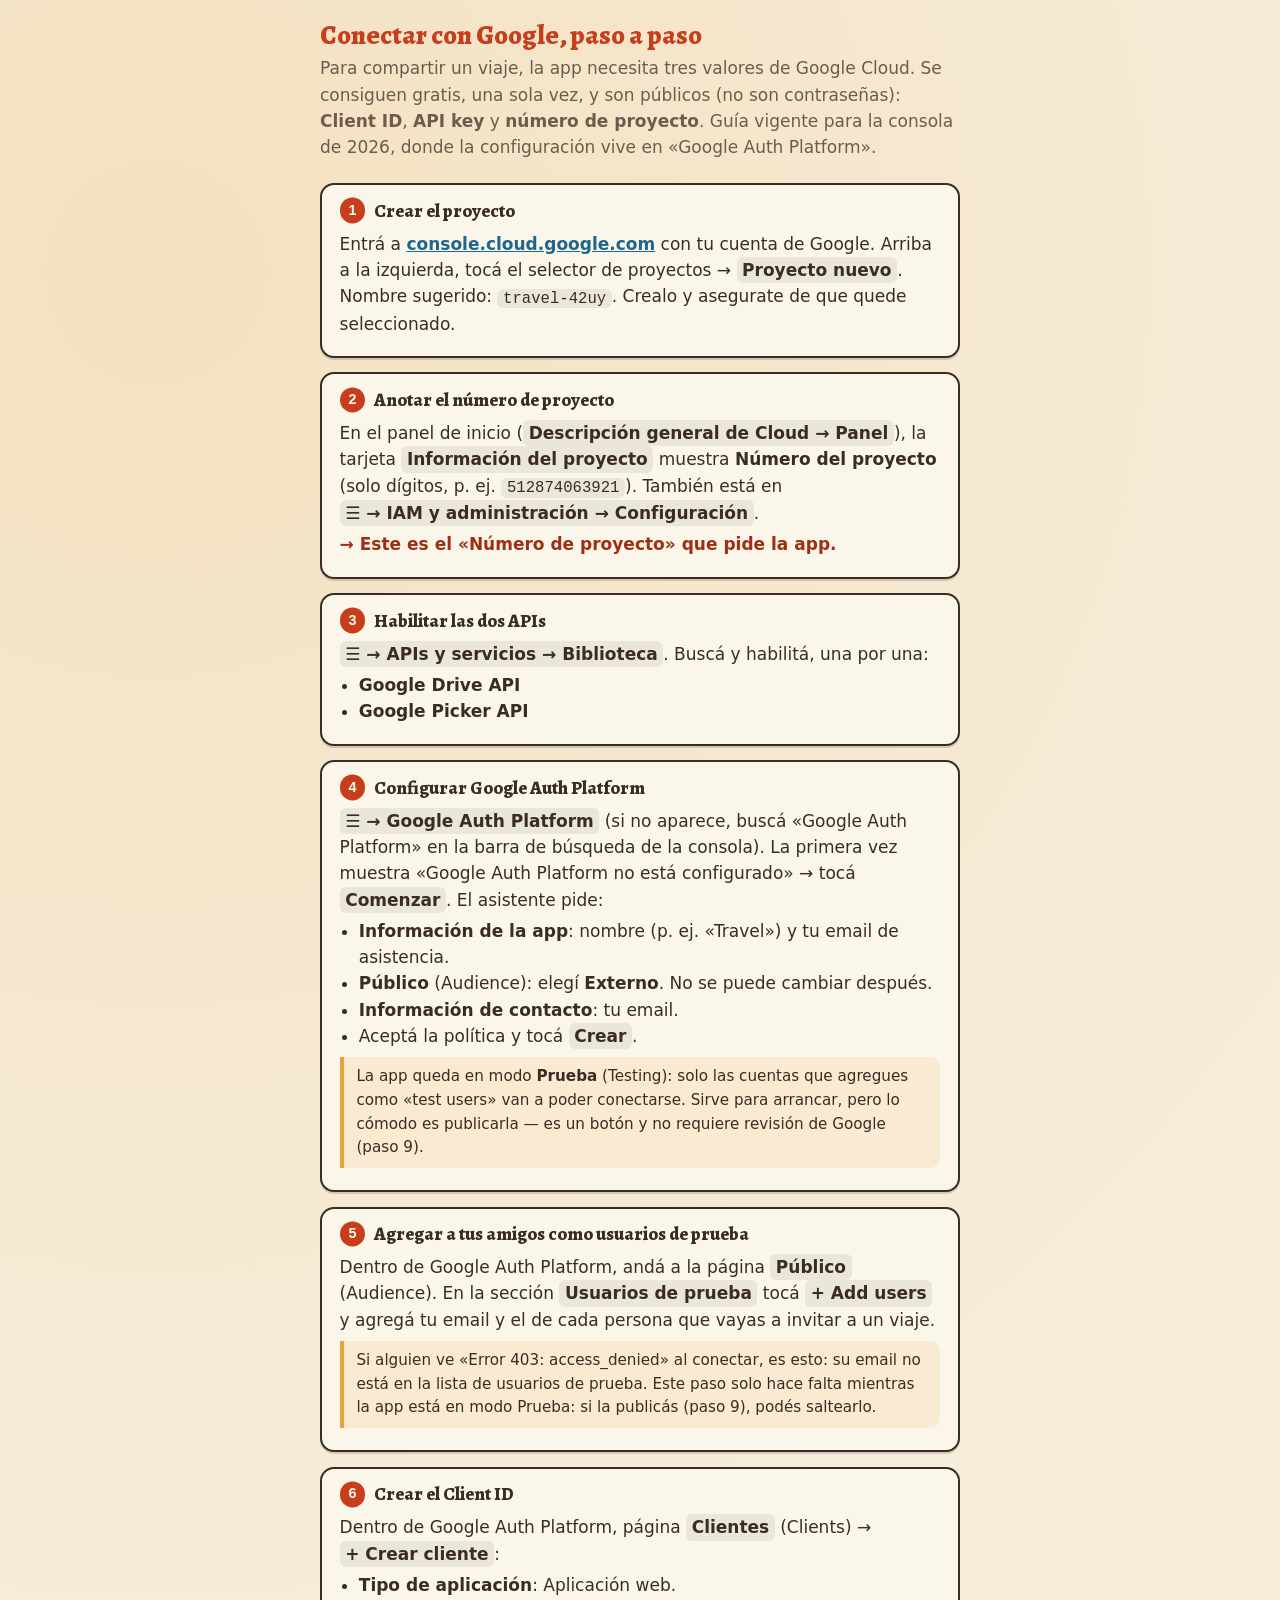
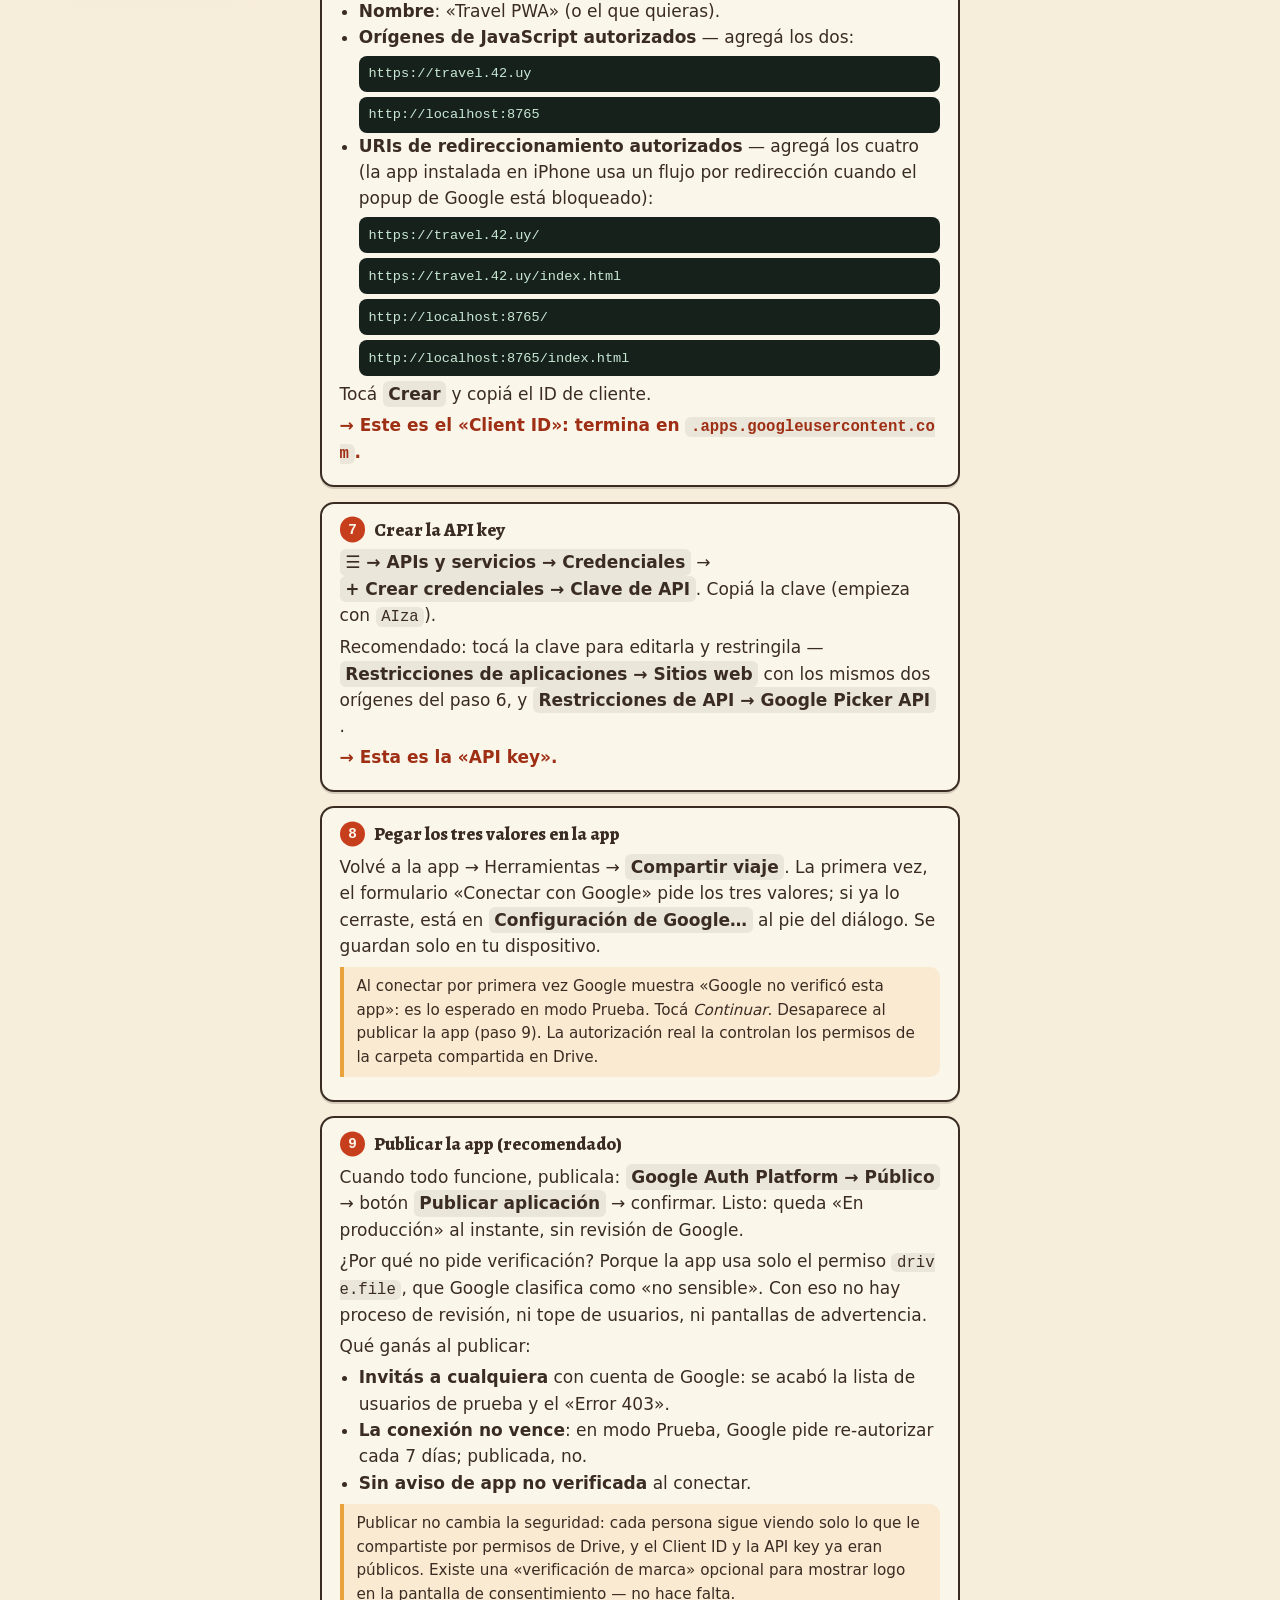
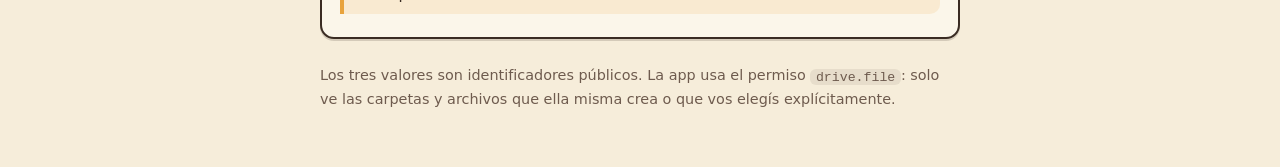
<file: setup-google.html>
<!doctype html>
<html lang="es">
<head>
  <meta charset="utf-8" />
  <meta name="viewport" content="width=device-width, initial-scale=1" />
  <title>Travel · Conectar con Google, paso a paso</title>
  <meta name="description" content="Guía para obtener el Client ID, la API key y el número de proyecto en Google Cloud Console." />
  <link rel="icon" type="image/svg+xml" href="./icon.svg" />
  <link rel="stylesheet" href="./fonts/fonts.css" />
  <style>
    :root {
      --paper: #F6EDDA;
      --cream: #FBF6EA;
      --ink: #3A2C23;
      --ink-soft: #6E5B4E;
      --terra: #C73E1D;
      --terra-dark: #9E2F14;
      --amber: #E8A33D;
      --sea: #20668C;
    }
    * { box-sizing: border-box; }
    body {
      margin: 0;
      background:
        radial-gradient(circle at 12% 8%, rgba(232, 163, 61, 0.16), transparent 42%),
        var(--paper);
      color: var(--ink);
      font-family: 'Alegreya Sans', system-ui, sans-serif;
      font-size: 1.0625rem;
      line-height: 1.55;
      padding: 1.2rem 1rem 4rem;
    }
    main { max-width: 640px; margin: 0 auto; }
    h1, h2 {
      font-family: 'Alegreya', Georgia, serif;
      font-weight: 800;
      line-height: 1.15;
      color: var(--terra);
      margin: 0;
    }
    h1 { font-size: 1.7rem; margin-bottom: 0.3rem; }
    .lead { color: var(--ink-soft); margin: 0.2rem 0 1.4rem; }
    a { color: var(--sea); font-weight: 700; }
    .step {
      background: var(--cream);
      border: 2px solid var(--ink);
      border-radius: 14px;
      box-shadow: 0 2px 0 rgba(58, 44, 35, 0.18);
      padding: 0.9rem 1.1rem;
      margin: 0 0 0.9rem;
    }
    .step h2 {
      font-size: 1.15rem;
      color: var(--ink);
      display: flex;
      align-items: baseline;
      gap: 0.55rem;
      margin-bottom: 0.35rem;
    }
    .step h2 .n {
      flex: none;
      font-family: 'Alegreya Sans', sans-serif;
      font-size: 0.9rem;
      background: var(--terra);
      color: var(--cream);
      border-radius: 999px;
      min-width: 1.6rem;
      height: 1.6rem;
      display: inline-flex;
      align-items: center;
      justify-content: center;
      transform: translateY(-0.1rem);
    }
    .step p, .step ul { margin: 0.3rem 0; }
    .step ul { padding-left: 1.2rem; }
    .path {
      display: inline-block;
      background: rgba(58, 44, 35, 0.08);
      border-radius: 6px;
      padding: 0 0.35rem;
      font-weight: 700;
      white-space: nowrap;
    }
    code {
      background: rgba(58, 44, 35, 0.08);
      border-radius: 6px;
      padding: 0.05rem 0.35rem;
      font-size: 0.92em;
      word-break: break-all;
    }
    .copy {
      display: block;
      margin-top: 0.35rem;
      background: #16211C;
      color: #C9E8D4;
      border-radius: 8px;
      padding: 0.45rem 0.6rem;
      font-family: ui-monospace, monospace;
      font-size: 0.85rem;
      word-break: break-all;
    }
    .note {
      border-left: 4px solid var(--amber);
      background: rgba(232, 163, 61, 0.14);
      border-radius: 0 10px 10px 0;
      padding: 0.5rem 0.8rem;
      margin: 0.5rem 0;
      font-size: 0.95rem;
    }
    .result { color: var(--terra-dark); font-weight: 700; }
    footer { color: var(--ink-soft); font-size: 0.9rem; margin-top: 1.6rem; }
  </style>
</head>
<body>
  <main>
    <h1>Conectar con Google, paso a paso</h1>
    <p class="lead">Para compartir un viaje, la app necesita tres valores de
    Google Cloud. Se consiguen gratis, una sola vez, y son públicos (no son
    contraseñas): <strong>Client ID</strong>, <strong>API key</strong> y
    <strong>número de proyecto</strong>. Guía vigente para la consola de
    2026, donde la configuración vive en «Google Auth Platform».</p>

    <section class="step">
      <h2><span class="n">1</span>Crear el proyecto</h2>
      <p>Entrá a <a href="https://console.cloud.google.com" target="_blank" rel="noopener">console.cloud.google.com</a>
      con tu cuenta de Google. Arriba a la izquierda, tocá el selector de
      proyectos → <span class="path">Proyecto nuevo</span>. Nombre sugerido:
      <code>travel-42uy</code>. Crealo y asegurate de que quede seleccionado.</p>
    </section>

    <section class="step">
      <h2><span class="n">2</span>Anotar el número de proyecto</h2>
      <p>En el panel de inicio (<span class="path">Descripción general de Cloud → Panel</span>),
      la tarjeta <span class="path">Información del proyecto</span> muestra
      <strong>Número del proyecto</strong> (solo dígitos, p. ej.
      <code>512874063921</code>). También está en
      <span class="path">☰ → IAM y administración → Configuración</span>.</p>
      <p class="result">→ Este es el «Número de proyecto» que pide la app.</p>
    </section>

    <section class="step">
      <h2><span class="n">3</span>Habilitar las dos APIs</h2>
      <p><span class="path">☰ → APIs y servicios → Biblioteca</span>. Buscá y
      habilitá, una por una:</p>
      <ul>
        <li><strong>Google Drive API</strong></li>
        <li><strong>Google Picker API</strong></li>
      </ul>
    </section>

    <section class="step">
      <h2><span class="n">4</span>Configurar Google Auth Platform</h2>
      <p><span class="path">☰ → Google Auth Platform</span> (si no aparece,
      buscá «Google Auth Platform» en la barra de búsqueda de la consola).
      La primera vez muestra «Google Auth Platform no está configurado» →
      tocá <span class="path">Comenzar</span>. El asistente pide:</p>
      <ul>
        <li><strong>Información de la app</strong>: nombre (p. ej. «Travel») y tu email de asistencia.</li>
        <li><strong>Público</strong> (Audience): elegí <strong>Externo</strong>. No se puede cambiar después.</li>
        <li><strong>Información de contacto</strong>: tu email.</li>
        <li>Aceptá la política y tocá <span class="path">Crear</span>.</li>
      </ul>
      <div class="note">La app queda en modo <strong>Prueba</strong> (Testing):
      solo las cuentas que agregues como «test users» van a poder conectarse.
      Sirve para arrancar, pero lo cómodo es publicarla — es un botón y no
      requiere revisión de Google (paso 9).</div>
    </section>

    <section class="step">
      <h2><span class="n">5</span>Agregar a tus amigos como usuarios de prueba</h2>
      <p>Dentro de Google Auth Platform, andá a la página
      <span class="path">Público</span> (Audience). En la sección
      <span class="path">Usuarios de prueba</span> tocá
      <span class="path">+ Add users</span> y agregá tu email y el de cada
      persona que vayas a invitar a un viaje.</p>
      <div class="note">Si alguien ve «Error 403: access_denied» al conectar,
      es esto: su email no está en la lista de usuarios de prueba.
      Este paso solo hace falta mientras la app está en modo Prueba: si la
      publicás (paso 9), podés saltearlo.</div>
    </section>

    <section class="step">
      <h2><span class="n">6</span>Crear el Client ID</h2>
      <p>Dentro de Google Auth Platform, página
      <span class="path">Clientes</span> (Clients) →
      <span class="path">+ Crear cliente</span>:</p>
      <ul>
        <li><strong>Tipo de aplicación</strong>: Aplicación web.</li>
        <li><strong>Nombre</strong>: «Travel PWA» (o el que quieras).</li>
        <li><strong>Orígenes de JavaScript autorizados</strong> — agregá los dos:
          <span class="copy">https://travel.42.uy</span>
          <span class="copy">http://localhost:8765</span>
        </li>
        <li><strong>URIs de redireccionamiento autorizados</strong> — agregá los cuatro
          (la app instalada en iPhone usa un flujo por redirección cuando el
          popup de Google está bloqueado):
          <span class="copy">https://travel.42.uy/</span>
          <span class="copy">https://travel.42.uy/index.html</span>
          <span class="copy">http://localhost:8765/</span>
          <span class="copy">http://localhost:8765/index.html</span>
        </li>
      </ul>
      <p>Tocá <span class="path">Crear</span> y copiá el ID de cliente.</p>
      <p class="result">→ Este es el «Client ID»: termina en
      <code>.apps.googleusercontent.com</code>.</p>
    </section>

    <section class="step">
      <h2><span class="n">7</span>Crear la API key</h2>
      <p><span class="path">☰ → APIs y servicios → Credenciales</span> →
      <span class="path">+ Crear credenciales → Clave de API</span>. Copiá la
      clave (empieza con <code>AIza</code>).</p>
      <p>Recomendado: tocá la clave para editarla y restringila —
      <span class="path">Restricciones de aplicaciones → Sitios web</span>
      con los mismos dos orígenes del paso 6, y
      <span class="path">Restricciones de API → Google Picker API</span>.</p>
      <p class="result">→ Esta es la «API key».</p>
    </section>

    <section class="step">
      <h2><span class="n">8</span>Pegar los tres valores en la app</h2>
      <p>Volvé a la app → Herramientas → <span class="path">Compartir viaje</span>.
      La primera vez, el formulario «Conectar con Google» pide los tres
      valores; si ya lo cerraste, está en
      <span class="path">Configuración de Google…</span> al pie del diálogo.
      Se guardan solo en tu dispositivo.</p>
      <div class="note">Al conectar por primera vez Google muestra
      «Google no verificó esta app»: es lo esperado en modo Prueba. Tocá
      <em>Continuar</em>. Desaparece al publicar la app (paso 9). La
      autorización real la controlan los permisos de la carpeta compartida
      en Drive.</div>
    </section>

    <section class="step">
      <h2><span class="n">9</span>Publicar la app (recomendado)</h2>
      <p>Cuando todo funcione, publicala: <span class="path">Google Auth
      Platform → Público</span> → botón
      <span class="path">Publicar aplicación</span> → confirmar. Listo: queda
      «En producción» al instante, sin revisión de Google.</p>
      <p>¿Por qué no pide verificación? Porque la app usa solo el permiso
      <code>drive.file</code>, que Google clasifica como «no sensible». Con
      eso no hay proceso de revisión, ni tope de usuarios, ni pantallas de
      advertencia.</p>
      <p>Qué ganás al publicar:</p>
      <ul>
        <li><strong>Invitás a cualquiera</strong> con cuenta de Google: se
        acabó la lista de usuarios de prueba y el «Error 403».</li>
        <li><strong>La conexión no vence</strong>: en modo Prueba, Google
        pide re-autorizar cada 7 días; publicada, no.</li>
        <li><strong>Sin aviso de app no verificada</strong> al conectar.</li>
      </ul>
      <div class="note">Publicar no cambia la seguridad: cada persona sigue
      viendo solo lo que le compartiste por permisos de Drive, y el Client ID
      y la API key ya eran públicos. Existe una «verificación de marca»
      opcional para mostrar logo en la pantalla de consentimiento — no hace
      falta.</div>
    </section>

    <footer>Los tres valores son identificadores públicos. La app usa el
    permiso <code>drive.file</code>: solo ve las carpetas y archivos que ella
    misma crea o que vos elegís explícitamente.</footer>
  </main>
</body>
</html>
</file>
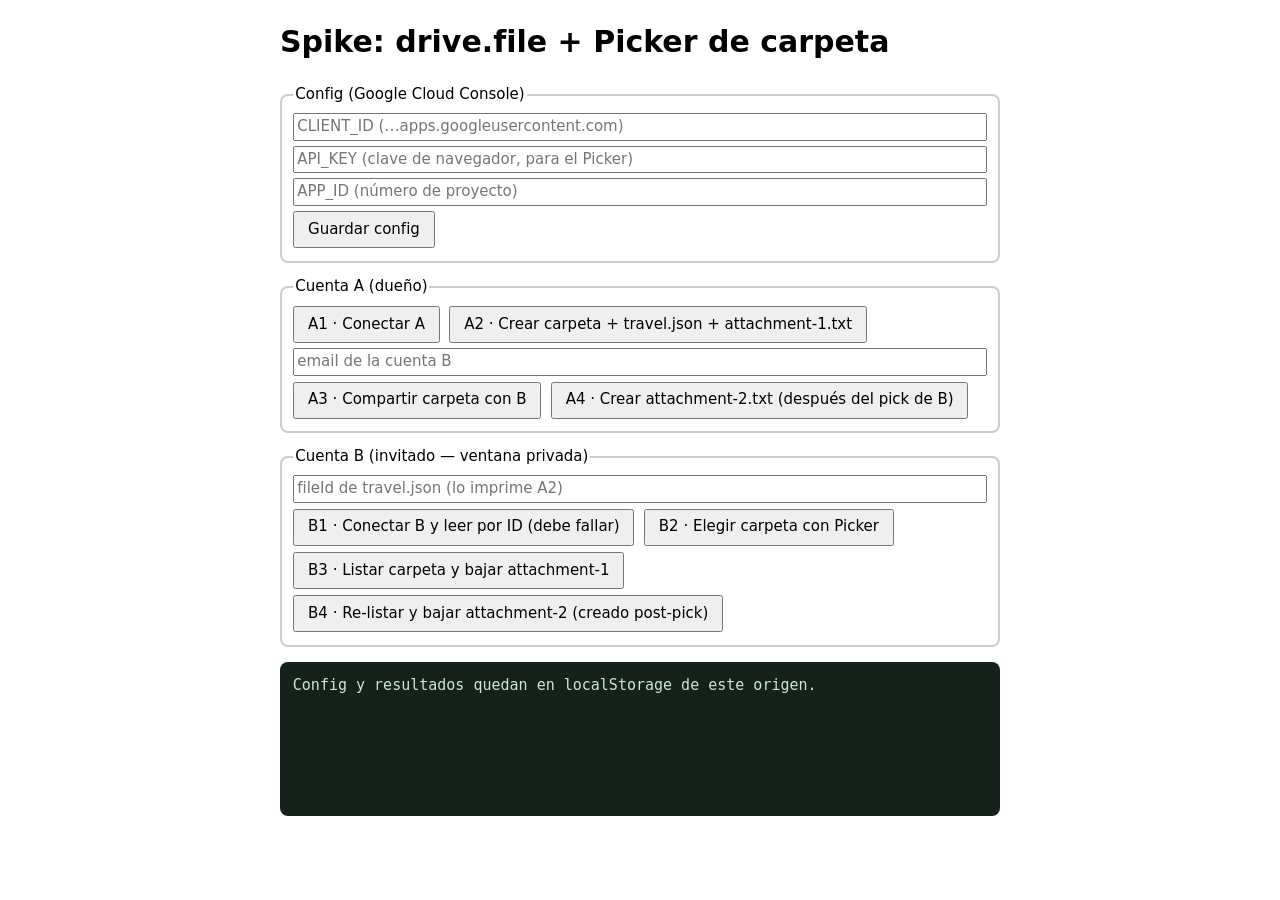
<file: spike.html>
<!doctype html>
<!-- Spike Step 0: ¿el permiso que otorga el Picker sobre una CARPETA
     (scope drive.file) cubre archivos creados DESPUÉS por otra cuenta?

     Uso (dos cuentas de Google, A = dueño, B = invitado):
       1. Servir:  python3 -m http.server 8765   →  http://localhost:8765/spike.html
          (el origen tiene que estar autorizado en el OAuth client)
       2. Pegar CLIENT_ID / API_KEY / APP_ID y tocar «Guardar config».
       3. Ventana normal, cuenta A: pasos A1–A3.
       4. Ventana privada u otro perfil, cuenta B: B1 (debe FALLAR 403/404),
          B2 (Picker), B3 (debe funcionar).
       5. De vuelta en A: A4 (crea attachment-2.txt, POSTERIOR al pick de B).
       6. En B: B4. Si B puede listar y bajar attachment-2.txt → SPIKE PASA
          → la Fase E (adjuntos) va como está planeada.
          Si falla → drive.file no propaga el grant de carpeta a hijos
          nuevos → decidir fallback antes de construir adjuntos.
     Esta página es una herramienta de desarrollo: no está en el shell del
     service worker y no se linkea desde la app. -->
<html lang="es">
<head>
  <meta charset="utf-8" />
  <meta name="viewport" content="width=device-width, initial-scale=1" />
  <title>Spike drive.file</title>
  <style>
    body { font: 15px/1.45 system-ui, sans-serif; margin: 1.2rem auto; max-width: 720px; padding: 0 1rem; }
    fieldset { margin: 0.8rem 0; border: 2px solid #ccc; border-radius: 8px; }
    button { font: inherit; margin: 0.2rem 0.3rem 0.2rem 0; padding: 0.35rem 0.8rem; }
    input { font: inherit; width: 100%; box-sizing: border-box; margin: 0.15rem 0; }
    pre { background: #16211c; color: #c9e8d4; padding: 0.8rem; border-radius: 8px; white-space: pre-wrap; word-break: break-all; min-height: 8rem; }
    .ok { color: #7ee2a8; } .err { color: #ff9d8f; }
  </style>
</head>
<body>
  <h1>Spike: drive.file + Picker de carpeta</h1>

  <fieldset>
    <legend>Config (Google Cloud Console)</legend>
    <input id="clientId" placeholder="CLIENT_ID (…apps.googleusercontent.com)" />
    <input id="apiKey" placeholder="API_KEY (clave de navegador, para el Picker)" />
    <input id="appId" placeholder="APP_ID (número de proyecto)" />
    <button id="save">Guardar config</button>
  </fieldset>

  <fieldset>
    <legend>Cuenta A (dueño)</legend>
    <button id="a1">A1 · Conectar A</button>
    <button id="a2">A2 · Crear carpeta + travel.json + attachment-1.txt</button>
    <input id="emailB" placeholder="email de la cuenta B" />
    <button id="a3">A3 · Compartir carpeta con B</button>
    <button id="a4">A4 · Crear attachment-2.txt (después del pick de B)</button>
  </fieldset>

  <fieldset>
    <legend>Cuenta B (invitado — ventana privada)</legend>
    <input id="fileIdB" placeholder="fileId de travel.json (lo imprime A2)" />
    <button id="b1">B1 · Conectar B y leer por ID (debe fallar)</button>
    <button id="b2">B2 · Elegir carpeta con Picker</button>
    <button id="b3">B3 · Listar carpeta y bajar attachment-1</button>
    <button id="b4">B4 · Re-listar y bajar attachment-2 (creado post-pick)</button>
  </fieldset>

  <pre id="log">Config y resultados quedan en localStorage de este origen.</pre>

  <script src="https://accounts.google.com/gsi/client" async defer></script>
  <script src="https://apis.google.com/js/api.js" async defer></script>
  <script>
    const $ = (id) => document.getElementById(id);
    const logEl = $('log');
    const log = (msg, cls) => {
      const line = document.createElement('span');
      line.textContent = msg + '\n';
      if (cls) line.className = cls;
      logEl.appendChild(line);
      logEl.scrollTop = logEl.scrollHeight;
      console.log(msg);
    };

    const cfg = JSON.parse(localStorage.getItem('spike-cfg') || '{}');
    const state = JSON.parse(localStorage.getItem('spike-state') || '{}');
    const saveState = () => localStorage.setItem('spike-state', JSON.stringify(state));
    ['clientId', 'apiKey', 'appId'].forEach((k) => { if (cfg[k]) $(k).value = cfg[k]; });
    if (state.fileId) $('fileIdB').value = state.fileId;

    $('save').onclick = () => {
      ['clientId', 'apiKey', 'appId'].forEach((k) => { cfg[k] = $(k).value.trim(); });
      localStorage.setItem('spike-cfg', JSON.stringify(cfg));
      log('Config guardada.', 'ok');
    };

    let token = null;
    const connect = () => new Promise((resolve, reject) => {
      const tc = google.accounts.oauth2.initTokenClient({
        client_id: cfg.clientId,
        scope: 'https://www.googleapis.com/auth/drive.file',
        callback: (r) => {
          if (r.error) { reject(new Error(r.error)); return; }
          token = r.access_token;
          resolve();
        },
      });
      tc.requestAccessToken({ prompt: 'select_account' });
    });

    const api = async (url, options = {}) => {
      const res = await fetch(url, {
        ...options,
        headers: { ...(options.headers || {}), Authorization: `Bearer ${token}` },
      });
      if (!res.ok) throw new Error(`${res.status} ${await res.text().then((t) => t.slice(0, 200))}`);
      return res;
    };

    const createFile = async (metadata, content, mime) => {
      const boundary = 'spike' + Math.random().toString(36).slice(2);
      const body = [
        `--${boundary}\r\nContent-Type: application/json\r\n\r\n${JSON.stringify(metadata)}`,
        `\r\n--${boundary}\r\nContent-Type: ${mime}\r\n\r\n${content}`,
        `\r\n--${boundary}--`,
      ].join('');
      const res = await api(
        'https://www.googleapis.com/upload/drive/v3/files?uploadType=multipart&fields=id,name',
        { method: 'POST', headers: { 'Content-Type': `multipart/related; boundary=${boundary}` }, body },
      );
      return res.json();
    };

    const run = (label, fn) => async () => {
      try { await fn(); } catch (e) { log(`${label} ERROR → ${e.message}`, 'err'); }
    };

    $('a1').onclick = run('A1', async () => {
      await connect();
      log('A1 OK: cuenta A conectada.', 'ok');
    });

    $('a2').onclick = run('A2', async () => {
      const folderRes = await api('https://www.googleapis.com/drive/v3/files?fields=id,name', {
        method: 'POST',
        headers: { 'Content-Type': 'application/json' },
        body: JSON.stringify({ name: 'spike-travel', mimeType: 'application/vnd.google-apps.folder' }),
      });
      const folder = await folderRes.json();
      const file = await createFile(
        { name: 'travel.json', parents: [folder.id] },
        JSON.stringify({ spike: true, created: new Date().toISOString() }),
        'application/json',
      );
      await createFile({ name: 'attachment-1.txt', parents: [folder.id] }, 'primer adjunto', 'text/plain');
      state.folderId = folder.id;
      state.fileId = file.id;
      saveState();
      $('fileIdB').value = file.id;
      log(`A2 OK: folderId=${folder.id}`, 'ok');
      log(`A2 OK: fileId(travel.json)=${file.id}  ← pegar en B`, 'ok');
    });

    $('a3').onclick = run('A3', async () => {
      const email = $('emailB').value.trim();
      if (!email) throw new Error('falta el email de B');
      await api(`https://www.googleapis.com/drive/v3/files/${state.folderId}/permissions?sendNotificationEmail=false`, {
        method: 'POST',
        headers: { 'Content-Type': 'application/json' },
        body: JSON.stringify({ type: 'user', role: 'writer', emailAddress: email }),
      });
      log(`A3 OK: carpeta compartida con ${email}.`, 'ok');
    });

    $('a4').onclick = run('A4', async () => {
      await createFile({ name: 'attachment-2.txt', parents: [state.folderId] }, 'segundo adjunto (post-pick)', 'text/plain');
      log('A4 OK: attachment-2.txt creado. Ahora B4 en la otra ventana.', 'ok');
    });

    $('b1').onclick = run('B1', async () => {
      await connect();
      const fileId = $('fileIdB').value.trim();
      state.fileId = fileId; saveState();
      try {
        await api(`https://www.googleapis.com/drive/v3/files/${fileId}?fields=id,name`);
        log('B1 INESPERADO: B pudo leer por ID sin Picker. (¿misma cuenta? ¿ya lo abrió antes?)', 'err');
      } catch (e) {
        log(`B1 OK (fallo esperado con drive.file): ${e.message.slice(0, 80)}`, 'ok');
      }
    });

    $('b2').onclick = run('B2', async () => {
      await new Promise((resolve, reject) => gapi.load('picker', { callback: resolve, onerror: reject }));
      await new Promise((resolve) => {
        const view = new google.picker.DocsView(google.picker.ViewId.FOLDERS)
          .setIncludeFolders(true).setSelectFolderEnabled(true).setOwnedByMe(false);
        new google.picker.PickerBuilder()
          .setOAuthToken(token).setDeveloperKey(cfg.apiKey).setAppId(cfg.appId)
          .addView(view)
          .setCallback((d) => {
            if (d.action === google.picker.Action.PICKED) {
              state.pickedFolderId = d.docs[0].id; saveState();
              log(`B2 OK: carpeta elegida ${d.docs[0].id}`, 'ok');
              resolve();
            } else if (d.action === google.picker.Action.CANCEL) { log('B2: cancelado'); resolve(); }
          })
          .build().setVisible(true);
      });
    });

    const listAndDownload = async (wanted) => {
      const q = encodeURIComponent(`'${state.pickedFolderId}' in parents and trashed = false`);
      const res = await api(`https://www.googleapis.com/drive/v3/files?q=${q}&fields=files(id,name)`);
      const { files } = await res.json();
      log(`listado: ${files.map((f) => f.name).join(', ') || '(vacío)'}`);
      const target = files.find((f) => f.name === wanted);
      if (!target) throw new Error(`${wanted} no aparece en el listado`);
      const body = await (await api(`https://www.googleapis.com/drive/v3/files/${target.id}?alt=media`)).text();
      log(`descarga de ${wanted}: «${body}»`, 'ok');
    };

    $('b3').onclick = run('B3', async () => {
      await listAndDownload('attachment-1.txt');
      log('B3 OK.', 'ok');
    });

    $('b4').onclick = run('B4', async () => {
      await listAndDownload('attachment-2.txt');
      log('B4 OK → SPIKE PASA: el grant de carpeta cubre hijos creados después. Fase E habilitada.', 'ok');
    });
  </script>
</body>
</html>
</file>
<file: fonts/fonts.css>
@font-face {
  font-family: 'Alegreya';
  font-style: normal;
  font-weight: 800;
  font-display: swap;
  src: url(alegreya-800.woff2) format('woff2');
  unicode-range: U+0000-00FF, U+0131, U+0152-0153, U+02BB-02BC, U+02C6, U+02DA, U+02DC, U+0304, U+0308, U+0329, U+2000-206F, U+20AC, U+2122, U+2191, U+2193, U+2212, U+2215, U+FEFF, U+FFFD;
}

@font-face {
  font-family: 'Alegreya Sans';
  font-style: normal;
  font-weight: 400;
  font-display: optional;
  src: url(alegreya-sans-400.woff2) format('woff2');
  unicode-range: U+0000-00FF, U+0131, U+0152-0153, U+02BB-02BC, U+02C6, U+02DA, U+02DC, U+0304, U+0308, U+0329, U+2000-206F, U+20AC, U+2122, U+2191, U+2193, U+2212, U+2215, U+FEFF, U+FFFD;
}

@font-face {
  font-family: 'Alegreya Sans';
  font-style: normal;
  font-weight: 700;
  font-display: optional;
  src: url(alegreya-sans-700.woff2) format('woff2');
  unicode-range: U+0000-00FF, U+0131, U+0152-0153, U+02BB-02BC, U+02C6, U+02DA, U+02DC, U+0304, U+0308, U+0329, U+2000-206F, U+20AC, U+2122, U+2191, U+2193, U+2212, U+2215, U+FEFF, U+FFFD;
}
</file>
